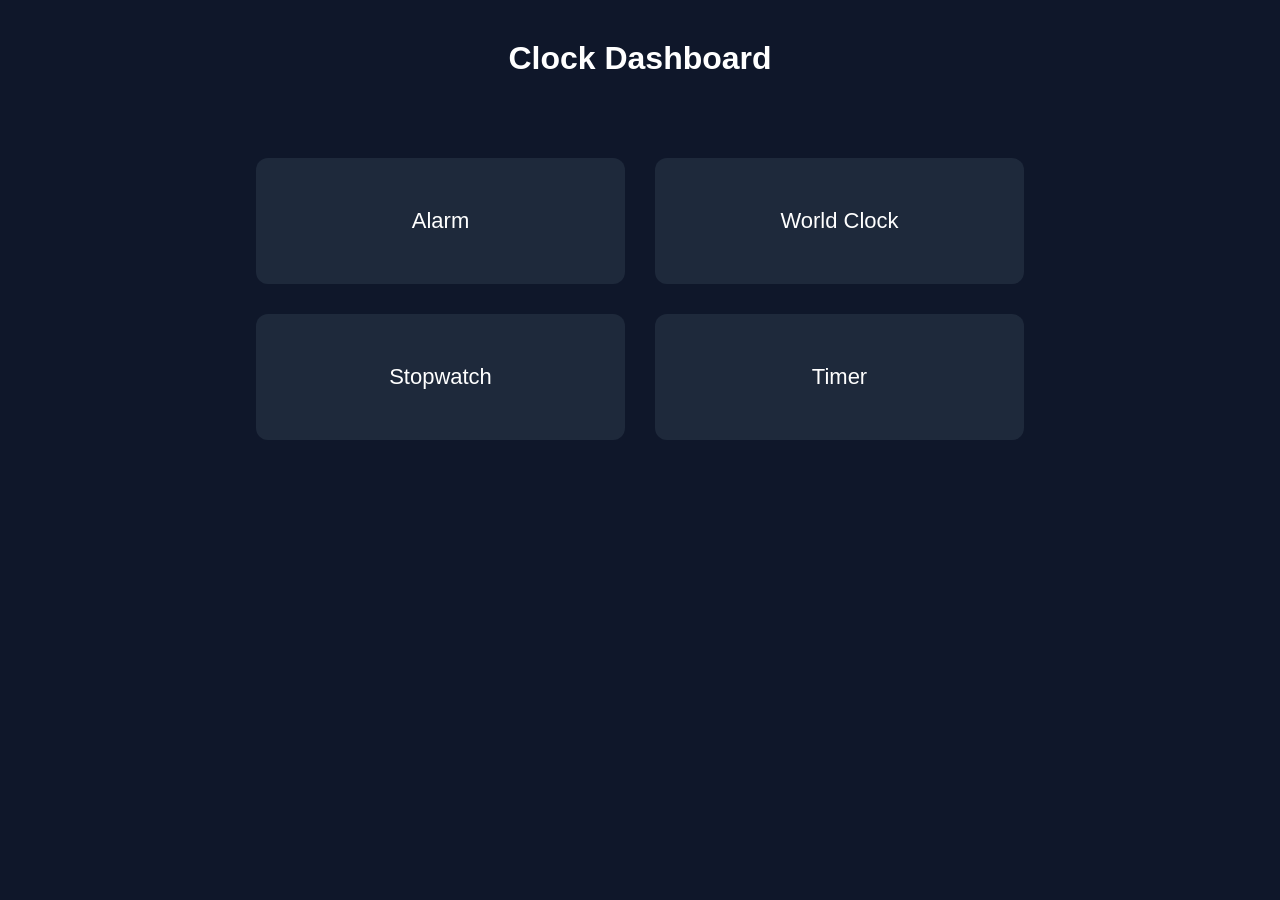
<file: index.html>
<!DOCTYPE html>
<html lang="en">
<head>
    <meta charset="UTF-8">
    <title>Clock Dashboard</title>
    <link rel="stylesheet" href="css/style.css">
</head>
<body>

    <h1>Clock Dashboard</h1>

    <div class="dashboard">
        <a href="alarm.html" class="card">Alarm</a>
        <a href="world-clock.html" class="card">World Clock</a>
        <a href="stopwatch.html" class="card">Stopwatch</a>
        <a href="timer.html" class="card">Timer</a>
    </div>

</body>
</html>
</file>
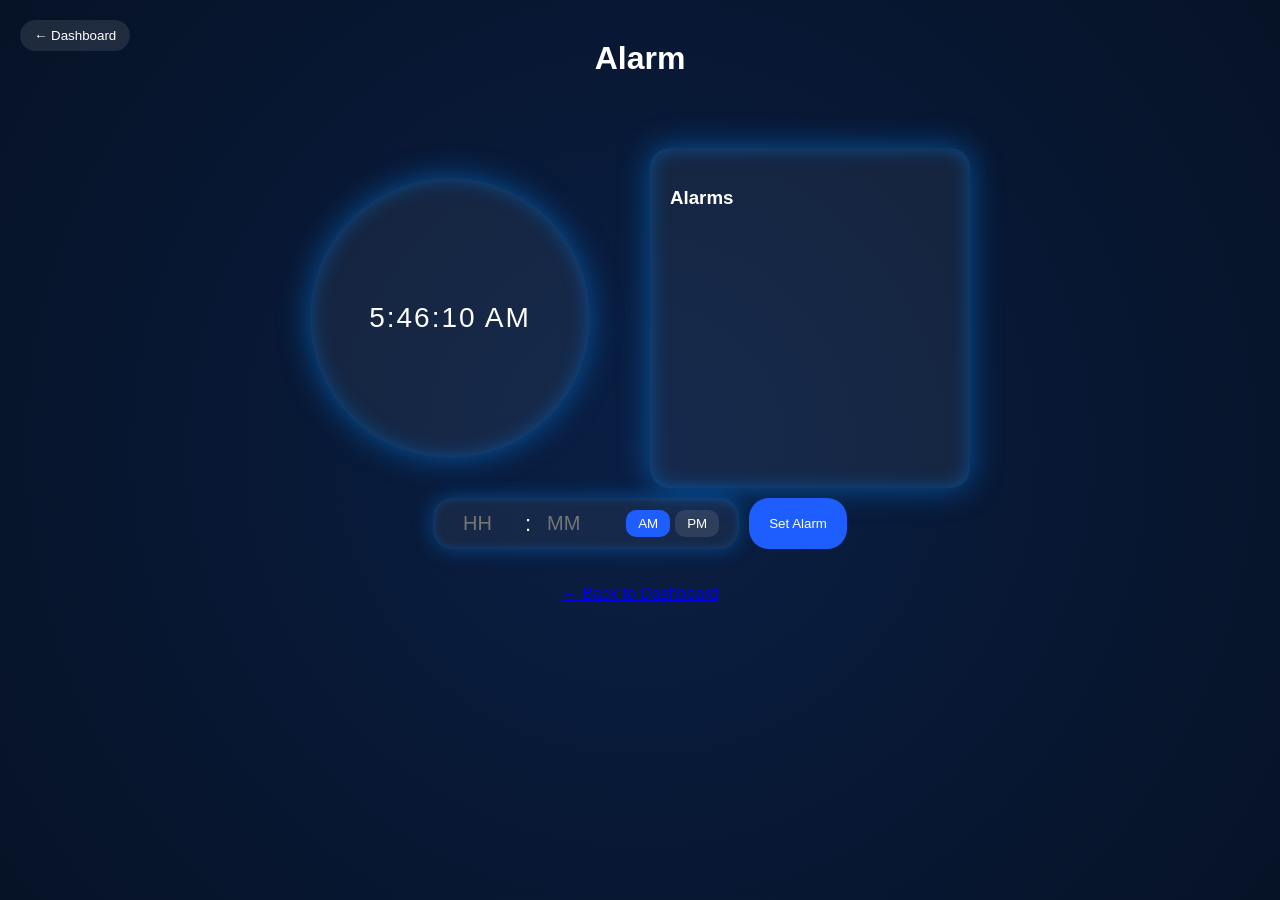
<file: alarm.html>
<!DOCTYPE html>
<html lang="en">
<head>
    <meta charset="UTF-8">
    <title>Alarm</title>
    <link rel="stylesheet" href="css/style.css">
</head>
<body class="alarm-page">

<button class="back-btn" onclick="goToDashboard()">
    ← Dashboard
</button>

<h1>Alarm</h1>

<div class="layout">

    <!-- LEFT: Circle -->
    <div class="circle">
        <div id="alarmDisplay">--:--:--</div>
        <button id="stopAlarmBtn" class="stop-btn">STOP</button>
    </div>

    <!-- RIGHT: Alarm List -->
    <div class="alarm-panel">
        <h3>Alarms</h3>
        <div id="alarmList"></div>
    </div>

</div>

<div class="controls">

    <div class="time-wrapper">
        <input type="number" id="hourInput" min="1" max="12" placeholder="HH">
        <span>:</span>
        <input type="number" id="minuteInput" min="0" max="59" placeholder="MM">

        <div class="ampm-toggle">
            <button id="amBtn" class="active">AM</button>
            <button id="pmBtn">PM</button>
        </div>
    </div>

    <button id="setAlarm">Set Alarm</button>

</div>

<!-- Modal for Alarm Description -->
<div id="alarmModal" class="modal" style="display: none;">
    <div class="modal-content">
        <h2 id="modalTime">--:--</h2>
        <textarea id="modalDescription" placeholder="What is this alarm for?"></textarea>
        <div class="modal-buttons">
            <button onclick="saveDescription()">Save</button>
            <button onclick="closeModal()">Close</button>
        </div>
    </div>
</div>

<audio id="alarmSound"
    src="https://www.soundjay.com/misc/sounds/bell-ringing-05.mp3"
    preload="auto">
</audio>
<br><br>
<a href="index.html">← Back to Dashboard</a>
<script src="js/alarm.js"></script>

</body>
</html>
</file>
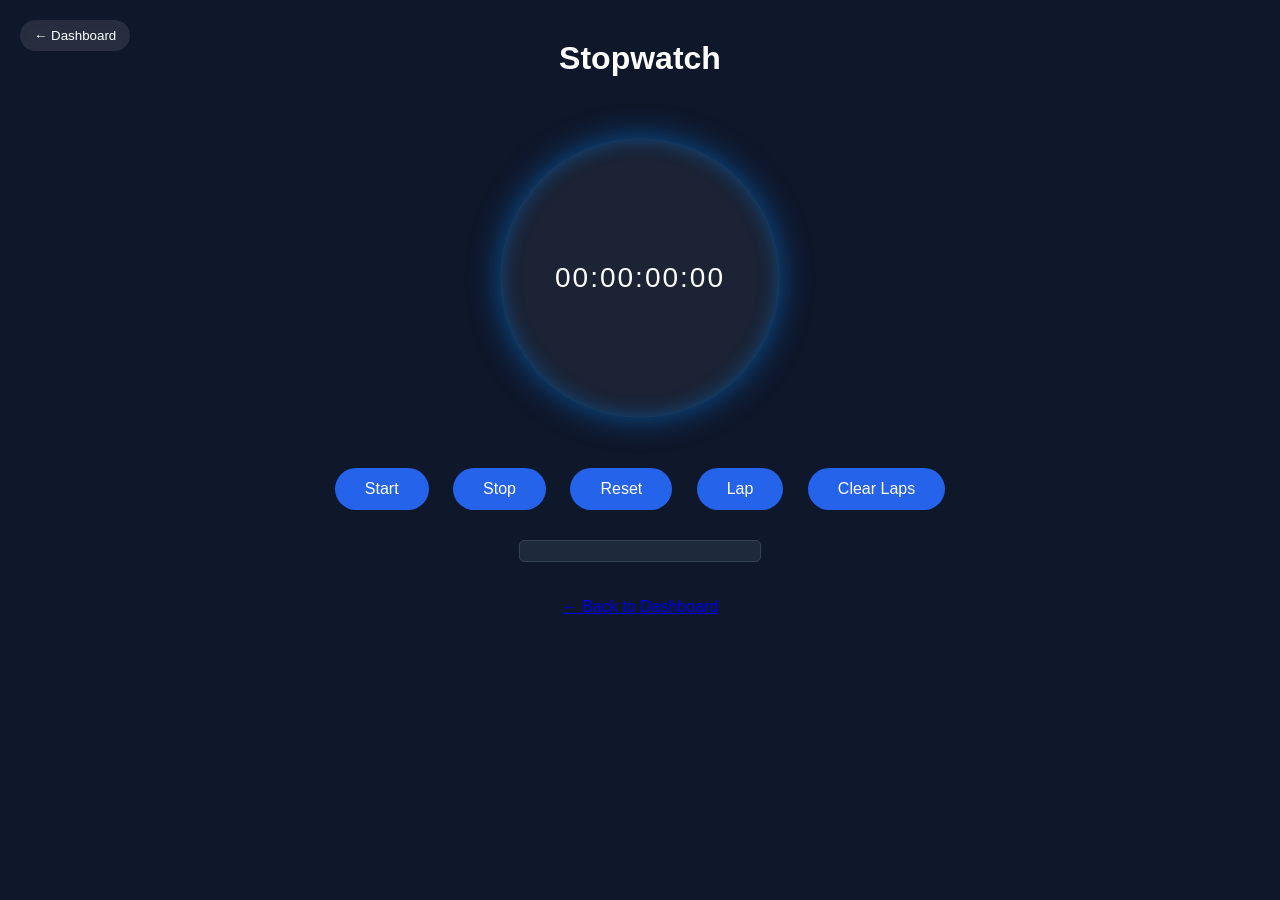
<file: stopwatch.html>
<!DOCTYPE html>
<html lang="en">
<head>
    <meta charset="UTF-8">
    <title>Stopwatch</title>
    <link rel="stylesheet" href="css/style.css">
</head>
<body>
    <button class="back-btn" onclick="goToDashboard()">← Dashboard</button>

    <h1>Stopwatch</h1>

    <div class="circle">
        <div class="time-display" id="display">
            00:00:00:00
        </div>
    </div>
    

    <div class="buttons">
        <button onclick="start()">Start</button>
        <button onclick="stop()">Stop</button>
        <button onclick="reset()">Reset</button>
        <button onclick="lap()">Lap</button> <!-- Added Lap button -->
        <button onclick="clearLaps()">Clear Laps</button> <!-- New button -->
    </div>

    <!-- Container for laps -->
    <div id="laps"></div>

    <br><br>
    <a href="index.html">← Back to Dashboard</a>

    <script src="js/stopwatch.js"></script>
</body>
</html>
</file>
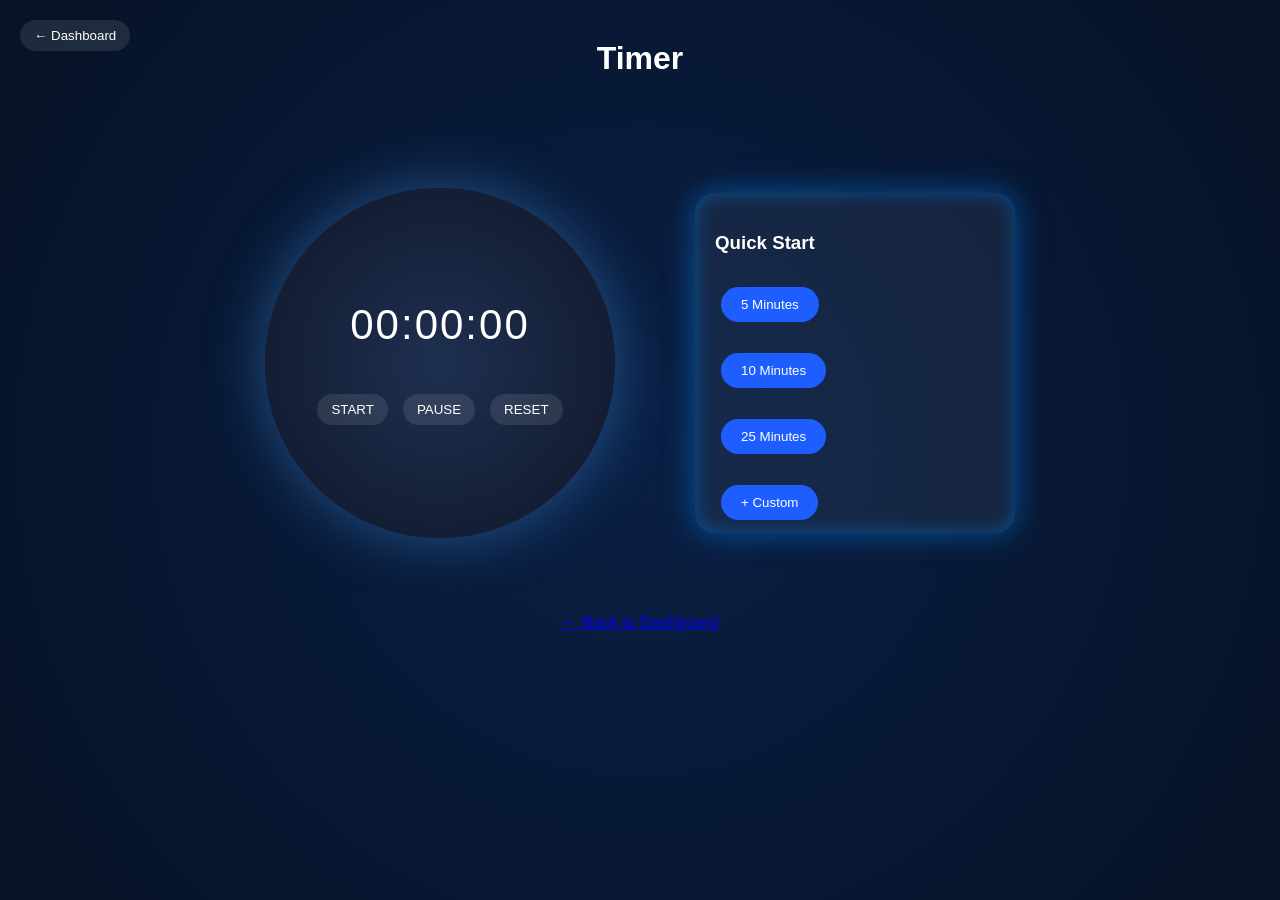
<file: timer.html>
<!DOCTYPE html>
<html lang="en">
<head>
    <meta charset="UTF-8">
    <title>Timer</title>
    <link rel="stylesheet" href="css/style.css">
</head>
<body class="timer-page">

<button class="back-btn" onclick="goToDashboard()">← Dashboard</button>

<h1>Timer</h1>

<div class="layout">

    <!-- LEFT: Circle -->
    <div class="circle">
        <div id="timerDisplay">00:00:00</div>

        <div class="timer-buttons">
            <button id="startBtn">START</button>
            <button id="pauseBtn">PAUSE</button>
            <button id="resetBtn">RESET</button>
        </div>
    </div>

    <!-- RIGHT PANEL -->
    <div class="alarm-panel">
        <h3>Quick Start</h3>

        <button onclick="setQuickTimer(5)">5 Minutes</button>
        <button onclick="setQuickTimer(10)">10 Minutes</button>
        <button onclick="setQuickTimer(25)">25 Minutes</button>
        <button onclick="openCustomTime()">+ Custom</button>
    </div>

</div>

<!-- Custom Time Modal -->
<div id="customTimeModal" class="modal">
    <div class="modal-content" style="width:300px; height:220px;">
        <h3>Enter Minutes</h3>
        <input type="number" id="customMinutes" placeholder="e.g. 43" min="1">

        <div class="modal-buttons">
            <button onclick="closeCustomTime()">Cancel</button>
            <button onclick="setCustomTime()">Start</button>
        </div>
    </div>
</div>

<br><br>
<a href="index.html">← Back to Dashboard</a>

<!-- Timer Sound -->
<audio id="timerSound" src="https://www.soundjay.com/button/sounds/alarm-clock-1.mp3" preload="auto"></audio>

<script src="js/timer.js"></script>

</body>
</html>
</file>
<file: css/style.css>
body {
    margin: 0;
    font-family: Arial, sans-serif;
    background: #0f172a;
    color: white;
    text-align: center;
}

h1 {
    margin-top: 40px;
}

.dashboard {
    display: grid;
    grid-template-columns: repeat(2, 1fr);
    gap: 30px;
    width: 60%;
    margin: 60px auto;
}

.card {
    padding: 50px;
    background: #1e293b;
    border-radius: 12px;
    text-decoration: none;
    color: white;
    font-size: 22px;
    transition: 0.3s;
}

.card:hover {
    background: #334155;
    transform: scale(1.05);
}

.time-display {
    font-size: 60px;
    margin: 40px 0;
}

.buttons button {
    padding: 12px 25px;
    font-size: 18px;
    margin: 10px;
    border: none;
    border-radius: 8px;
    cursor: pointer;
    background: #2563eb;
    color: white;
    transition: 0.2s;
}

.buttons button:hover {
    background: #1d4ed8;
}

/* Center everything */
body {
    display: flex;
    flex-direction: column;
    align-items: center;
}

/* Circular Container */
.circle {
    width: 300px;
    height: 300px;
    border-radius: 50%;
    background: radial-gradient(circle at center, #1e293b, #0f172a);
    display: flex;
    justify-content: center;
    align-items: center;
    margin: 40px 0;
    box-shadow: 
        0 0 30px rgba(37, 99, 235, 0.5),
        inset 0 0 20px rgba(37, 99, 235, 0.4);
    transition: 0.3s ease;
}

/* Time display inside circle */
.time-display {
    font-size: 28px;
    letter-spacing: 2px;
}

/* Modern Buttons */
.buttons button {
    padding: 12px 30px;
    font-size: 16px;
    margin: 10px;
    border: none;
    border-radius: 25px;
    cursor: pointer;
    background: #2563eb;
    color: white;
    transition: all 0.3s ease;
}

.buttons button:hover {
    background: #1d4ed8;
    transform: scale(1.05);
}

/* Glow animation when running */
.circle.running {
    animation: pulseGlow 1.5s infinite;
}

/* Keyframe animation */
@keyframes pulseGlow {
    0% {
        box-shadow:
            0 0 20px rgba(37, 99, 235, 0.5),
            inset 0 0 15px rgba(37, 99, 235, 0.3);
    }
    50% {
        box-shadow:
            0 0 50px rgba(37, 99, 235, 0.9),
            inset 0 0 25px rgba(37, 99, 235, 0.6);
    }
    100% {
        box-shadow:
            0 0 20px rgba(37, 99, 235, 0.5),
            inset 0 0 15px rgba(37, 99, 235, 0.3);
    }
}


/* Laps container styling */
/* Laps container styling */
#laps {
    margin-top: 20px;
    max-height: 85px;         /* fixed height */
    overflow-y: auto;          /* scroll when content exceeds height */
    border: 1px solid #334155; /* dark border to match theme */
    padding: 10px;
    width: 220px;              /* match previous width */
    background-color: #1e293b; /* same as circular container */
    border-radius: 5px;        /* rounded corners */
}

/* Individual lap entries */
#laps div {
    padding: 5px;
    border-bottom: 1px solid #334155; /* subtle divider */
    font-family: monospace;
    color: white;                     /* text visible on dark bg */
}


.alarm-container {
    display: flex;
    gap: 10px;
    justify-content: center;
    margin: 20px;
}

button {
    padding: 10px 20px;
    border-radius: 20px;
    border: none;
    cursor: pointer;
}

/* Background */
.alarm-page {
    background: radial-gradient(circle at center, #0a1f44, #061226);
    color: white;
    text-align: center;
    font-family: Arial, sans-serif;
    height: 100vh;
    margin: 0;
}

/* Circular UI */
.circle {
    width: 280px;
    height: 280px;
    border-radius: 50%;
    margin: 40px auto;
    display: flex;
    align-items: center;
    justify-content: center;
    font-size: 28px;
    letter-spacing: 2px;
    background: rgba(255, 255, 255, 0.05);
    box-shadow:
        0 0 30px rgba(0, 140, 255, 0.5),
        inset 0 0 20px rgba(0, 140, 255, 0.4);
    transition: 0.4s ease;
}

/* Ringing animation */
.circle.ringing {
    animation: pulse 1s infinite;
    box-shadow:
        0 0 60px rgba(255, 0, 0, 0.9),
        inset 0 0 40px rgba(255, 0, 0, 0.7);
}

/* Smooth pulse */
@keyframes pulse {
    0% { transform: scale(1); }
    50% { transform: scale(1.08); }
    100% { transform: scale(1); }
}

/* Controls */
.controls {
    display: flex;
    justify-content: center;
    gap: 10px;
}

button {
    padding: 10px 20px;
    border-radius: 20px;
    border: none;
    cursor: pointer;
    background: #1e5eff;
    color: white;
    transition: 0.3s;
}

button:hover {
    background: #3d78ff;
}

/* Layout */
.layout {
    display: flex;
    justify-content: center;
    align-items: center;
    gap: 60px;
    margin-top: 40px;
}

/* Alarm Panel */
.alarm-panel {
    width: 280px;
    height: 300px;          /* FIXED HEIGHT */
    padding: 20px;
    border-radius: 20px;
    background: rgba(255, 255, 255, 0.05);
    box-shadow:
        0 0 30px rgba(0, 140, 255, 0.5),
        inset 0 0 20px rgba(0, 140, 255, 0.4);
    text-align: left;
    overflow-y: auto;       /* ENABLE SCROLL */
}

/* Alarm items */
.alarm-item {
    padding: 10px;
    margin-bottom: 10px;
    border-radius: 12px;
    background: rgba(255,255,255,0.08);
    display: flex;
    justify-content: space-between;
    align-items: center;
}

/* Delete button */
.delete-btn {
    background: red;
    border: none;
    color: white;
    border-radius: 10px;
    padding: 5px 10px;
    cursor: pointer;
}

.alarm-item button {
    margin-left: 5px;
    padding: 5px 10px;
    border-radius: 10px;
    border: none;
    cursor: pointer;
}

.alarm-item button:first-child {
    background: green;
    color: white;
}

/* Time Input Wrapper */
.time-wrapper {
    display: flex;
    align-items: center;
    gap: 8px;
    background: rgba(255,255,255,0.05);
    padding: 12px 20px;
    border-radius: 20px;
    box-shadow:
        0 0 20px rgba(0,140,255,0.4),
        inset 0 0 10px rgba(0,140,255,0.3);
}

/* Inputs */
.time-wrapper input {
    width: 60px;
    font-size: 20px;
    text-align: center;
    background: transparent;
    border: none;
    color: white;
    outline: none;
}

/* Colon */
.time-wrapper span {
    font-size: 22px;
}

/* AM PM Toggle */
.ampm-toggle {
    display: flex;
    margin-left: 10px;
}

.ampm-toggle button {
    padding: 6px 12px;
    border: none;
    cursor: pointer;
    background: rgba(255,255,255,0.1);
    color: white;
    border-radius: 10px;
    margin-left: 5px;
}

.ampm-toggle button.active {
    background: #1e5eff;
}

.stop-btn {
    display: none;
    margin-top: 15px;
    padding: 10px 25px;
    border-radius: 20px;
    border: none;
    background: red;
    color: white;
    cursor: pointer;
}

.circle.ringing {
    box-shadow: 0 0 60px red, inset 0 0 40px red;
}

.circle.ringing .stop-btn {
    display: inline-block;
}


.alarm-container {
    width: 350px;
    max-height: 500px;   /* FIXED HEIGHT */
    overflow: hidden;    /* Prevent outer expansion */
}

.alarm-panel::-webkit-scrollbar {
    width: 6px;
}

.alarm-panel::-webkit-scrollbar-track {
    background: transparent;
}

.alarm-panel::-webkit-scrollbar-thumb {
    background: rgba(255,255,255,0.3);
    border-radius: 10px;
}

/* Blur effect */
.blur {
    filter: blur(8px);
    pointer-events: none;
}

/* Modal background */
.modal {
    display: none;
    position: fixed;
    inset: 0;
    background: rgba(0,0,0,0.6);
    backdrop-filter: blur(5px);
    justify-content: center;
    align-items: center;
    z-index: 1000;
}

/* Popup window (2x rectangle) */
.modal-content {
    width: 560px;
    height: 500px;
    background: rgba(255,255,255,0.05);
    border-radius: 30px;
    padding: 30px;
    box-shadow:
        0 0 40px rgba(0,140,255,0.7),
        inset 0 0 20px rgba(0,140,255,0.4);
    display: flex;
    flex-direction: column;
    gap: 20px;
}

/* Textarea */
.modal-content textarea {
    flex: 1;
    background: rgba(255,255,255,0.08);
    border: none;
    border-radius: 15px;
    padding: 15px;
    color: white;
    font-size: 16px;
    resize: none;
    outline: none;
}

/* Modal buttons */
.modal-buttons {
    display: flex;
    justify-content: space-between;
}

.back-btn {
    position: absolute;
    top: 20px;
    left: 20px;
    padding: 8px 14px;
    border-radius: 20px;
    border: none;
    background: rgba(255,255,255,0.1);
    color: white;
    cursor: pointer;
    backdrop-filter: blur(5px);
    transition: 0.3s;
}

.back-btn:hover {
    background: #4da6ff;
    transform: scale(1.05);
}

.timer-buttons {
    margin-top: 20px;
    display: flex;
    gap: 10px;
}

.timer-buttons button {
    padding: 8px 14px;
    border-radius: 20px;
    border: none;
    background: rgba(255,255,255,0.1);
    color: white;
    cursor: pointer;
    transition: 0.3s;
}

.timer-buttons button:hover {
    background: #4da6ff;
}

/* =========================
   TIMER PAGE FIX (SAFE)
   ========================= */

body.timer-page .layout {
    display: flex;
    justify-content: center;
    align-items: center;
    gap: 80px;
    margin-top: 50px;
}

body.timer-page .circle {
    width: 350px;
    height: 350px;
    border-radius: 50%;
    background: radial-gradient(circle at center, #1e2f4f, #0f172a);
    box-shadow: 0 0 60px rgba(77, 166, 255, 0.4);
    
    display: flex;
    flex-direction: column;
    justify-content: center;
    align-items: center;
}

body.timer-page #timerDisplay {
    font-size: 42px;
    margin-bottom: 25px;
    letter-spacing: 2px;
}

body.timer-page .timer-buttons {
    display: flex;
    gap: 15px;
}

/* Custom Time Input */
#customTimeModal input {
    width: 100%;
    padding: 10px;
    border-radius: 15px;
    border: none;
    background: rgba(255,255,255,0.08);
    color: white;
    font-size: 18px;
    text-align: center;
    outline: none;
}

/* Timer Page */
.timer-page {
    background: radial-gradient(circle at center, #0a1f44, #061226);
    color: white;
    text-align: center;
    font-family: Arial, sans-serif;
    height: 100vh;
    margin: 0;
}

/* Custom Input */
#customTimeModal input {
    width: 100%;
    padding: 10px;
    border-radius: 15px;
    border: none;
    background: rgba(255,255,255,0.08);
    color: white;
    font-size: 18px;
    text-align: center;
    outline: none;
}

/* Quick Start Buttons Layout */
.alarm-panel button {
    margin: 8px 6px;
}

/* Make quick start buttons wrap nicely */
.alarm-panel {
    display: flex;
    flex-direction: column;
    gap: 15px;
}

.alarm-panel h3 {
    margin-bottom: 10px;
}

/* Wrap buttons inside quick start */
.alarm-panel button {
    align-self: flex-start;
}

.circle.ringing {
    border: 4px solid red;
    animation: ring 0.7s infinite;
}

@keyframes ring {
    0% { transform: scale(1); }
    50% { transform: scale(1.05); }
    100% { transform: scale(1); }
}

/* -------------------------------
   Scoped styles for World Clock
--------------------------------*/
body.world-clock-page {
    font-family: Arial, sans-serif;
    background-color: #0f172a;
    color: white;
    margin: 0;
    overflow-x: hidden;
    text-align: center;
}

body.world-clock-page h1 {
    margin-top: 20px;
}

body.world-clock-page .world-map {
    position: relative;
    width: 90%;
    max-width: 1000px;
    margin: 20px auto;
    height: 500px;
    border: 1px solid #333;
    border-radius: 10px;
}

body.world-clock-page .world-map svg {
    width: 100%;
    height: 100%;
}

body.world-clock-page .city-dot {
    position: absolute;
    width: 16px;
    height: 16px;
    background-color: #ff4d4d;
    border-radius: 50%;
    cursor: pointer;
    transition: transform 0.2s;
}

body.world-clock-page .city-dot:hover {
    transform: scale(1.5);
}

body.world-clock-page .clock-display {
    margin-top: 20px;
    font-size: 2em;
    background: #1e293b;
    display: inline-block;
    padding: 10px 20px;
    border-radius: 10px;
}
</file>
